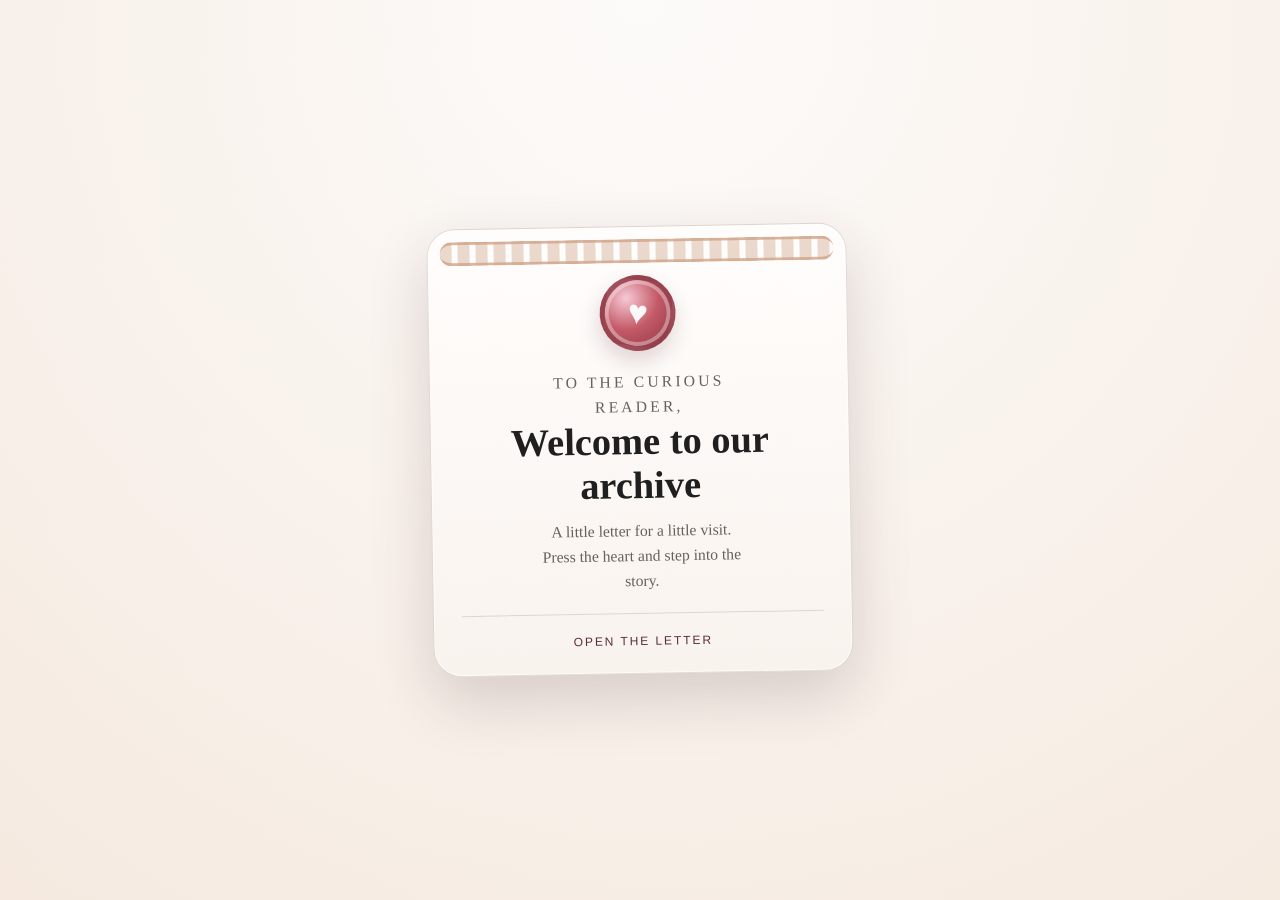
<file: index.html>
<!doctype html>
<html>
  <head>
    <meta charset="utf-8" />
    <meta name="viewport" content="width=device-width,initial-scale=1" />
    <title>Archive Of Our Own --- RT6 LIFELABS</title>
    <link rel="icon" type="image/svg+xml" href="favicon.svg" />
    <link rel="stylesheet" href="style.css" />
  </head>
  <body>
    <div class="entry-screen" id="entryScreen" aria-live="polite">
      <div class="letter-card" id="letterCard" role="button" tabindex="0" aria-label="Open the archive">
        <div class="letter-frills" aria-hidden="true"></div>
        <div class="letter-topline">
          <span class="stamp" aria-hidden="true">♥</span>
        </div>
        <div class="letter-body">
          <p class="letter-to">To the curious reader,</p>
          <h2>Welcome to our archive</h2>
          <p>
            A little letter for a little visit. Press the heart and step into the story.
          </p>
        </div>
        <div class="letter-footer">Open the letter</div>
      </div>
    </div>

    <div class="loader-screen" id="loaderScreen" aria-live="polite">
      <div class="loader-content">
        <div class="loader-spinner"></div>
        <p>Loading archive...</p>
      </div>
    </div>
    <header>
      <div class="top">
        <a class="logo" href="index.html"
          >Archive <span>Of Our Own</span></a
        >
        <nav>
          <a href="index.html">Home</a><a href="focus.html">Focus Problem</a
          ><a href="category.html">Content Category</a
          ><a href="audience.html">Target Audience</a
          ><a href="about.html">About</a>
        </nav>
      </div>
      <form id="searchForm" class="search">
        <input
          id="search"
          placeholder="Search the archive…"
          aria-label="Search"
        /><button>Search</button>
      </form>
    </header>
    <div class="wrap">
      <div class="notice">
        <strong>⊹₊˚‧︵‿₊⊱·✶·⊰₊‿︵‧˚₊⊹⊹₊˚‧︵‿₊⊱·✶·⊰₊‿︵‧˚₊⊹⊹₊˚‧︵‿₊⊱·✶·⊰₊‿︵‧˚₊⊹⊹₊˚‧︵‿₊⊱·✶·⊰₊‿︵‧˚₊⊹⊹₊˚‧︵‿₊⊱·✶·⊰₊‿︵‧˚₊⊹⊹₊˚‧︵‿₊⊱·✶·⊰₊‿︵‧˚₊⊹⊹₊˚‧︵‿₊⊱·✶·⊰₊‿︵‧˚₊⊹</strong>
      </div>
      <h1>Archive Of Our Own</h1>
      <p class="sub">
        Our final website about our focus problem, inspired by AO3 :3
      </p>
      <div class="cardgrid">
        <a class="card" href="focus.html"
          ><h2>Focus Problem & Relevance</h2>
          <p>
            - This page addresses the focus problem and its relevance to our project, providing context for the content we explore.
          </p></a
        ><a class="card" href="category.html"
          ><h2>YouTube Content Categories</h2>
          <p>- This page discusses the different categories of content that can be created for YouTube and their unique characteristics.</p></a
        ><a class="card" href="audience.html"
          ><h2>Target Audiences</h2>
          <p>
            - This page explores the demographic and psychographic characteristics of the target audiences for our YouTube content, helping us understand who we are creating for.
          </p></a
        >
      </div>
    </div>
    <footer>
      LIFELABS RT6 · TERM ONE - IPBA
    </footer>
    <script>
      const loader = document.getElementById("loaderScreen");
      const entryScreen = document.getElementById("entryScreen");
      const letterCard = document.getElementById("letterCard");

      const showLoader = () => {
        if (!loader) return;
        loader.classList.remove("hidden");
      };
      const hideLoader = () => {
        if (!loader) return;
        loader.classList.add("hidden");
      };

      const openArchive = () => {
        if (!entryScreen || !letterCard) return;
        entryScreen.remove();
        window.location.hash = "home";
      };

      if (entryScreen && letterCard) {
        letterCard.addEventListener("click", openArchive);
        letterCard.addEventListener("keydown", (event) => {
          if (event.key === "Enter" || event.key === " ") {
            event.preventDefault();
            openArchive();
          }
        });
      }

      window.addEventListener("load", () => {
        setTimeout(hideLoader, 250);
      });

      document.querySelectorAll("a[href]").forEach((link) => {
        const href = link.getAttribute("href") || "";
        if (!href || href.startsWith("#") || href.startsWith("mailto:") || href.startsWith("tel:")) {
          return;
        }
        if (href.startsWith("http://") || href.startsWith("https://")) {
          if (!href.startsWith(window.location.origin)) {
            return;
          }
        }
        link.addEventListener("click", showLoader);
      });

      document.querySelectorAll("form").forEach((form) => {
        form.addEventListener("submit", showLoader);
      });
    </script>
  </body>
</html>
</file>
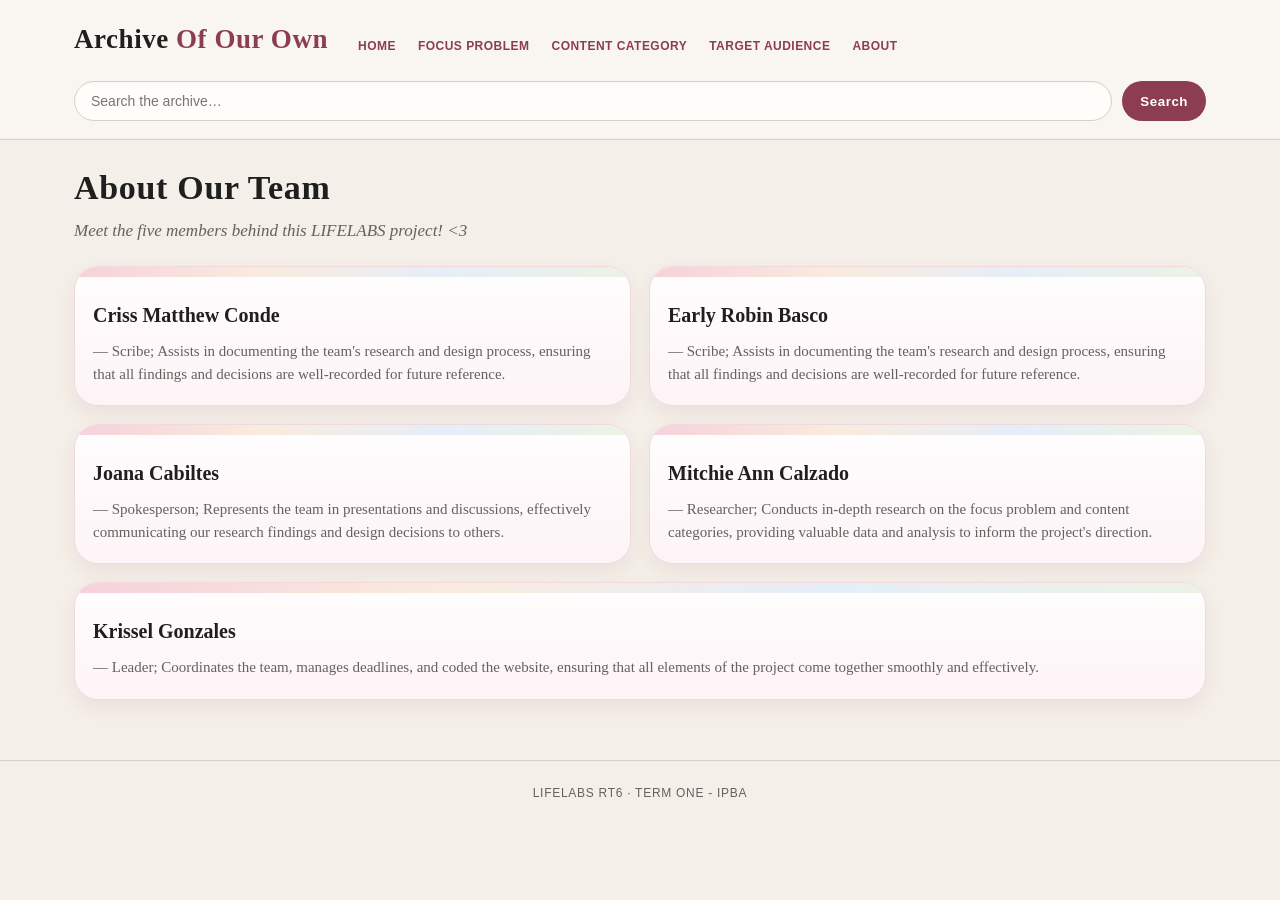
<file: about.html>
<!doctype html>
<html>
  <head>
    <meta charset="utf-8" />
    <meta name="viewport" content="width=device-width,initial-scale=1" />
    <title>About — Archive Of Our Own</title>
    <link rel="icon" type="image/svg+xml" href="favicon.svg" />
    <link rel="stylesheet" href="style.css" />
  </head>
  <body>
    <div class="loader-screen" id="loaderScreen" aria-live="polite">
      <div class="loader-content">
        <div class="loader-spinner"></div>
        <p>Loading archive...</p>
      </div>
    </div>
    <header>
      <div class="top">
        <a class="logo" href="index.html">Archive <span>Of Our Own</span></a>
        <nav>
          <a href="index.html">Home</a><a href="focus.html">Focus Problem</a
          ><a href="category.html">Content Category</a
          ><a href="audience.html">Target Audience</a
          ><a href="about.html">About</a>
        </nav>
      </div>
      <form id="searchForm" class="search">
        <input
          id="search"
          placeholder="Search the archive…"
          aria-label="Search"
        /><button>Search</button>
      </form>
    </header>

    <div class="wrap">
      <h1>About Our Team</h1>
      <p class="sub">
        Meet the five members behind this LIFELABS project! <3
      </p>

      <div class="cardgrid" style="grid-template-columns: repeat(2, minmax(0, 1fr));">
        <a href="hhttps://web.facebook.com/criss.matthew.conde.2024" class="card-link">
          <article class="card">
            <h2>Criss Matthew Conde</h2>
            <p>
              — Scribe; Assists in documenting the team's research and design process, ensuring that all findings and decisions are well-recorded for future reference.
            </p>
          </article>
        </a>
        <a href="https://web.facebook.com/earlyrobin.basco" class="card-link">
          <article class="card">
            <h2>Early Robin Basco</h2>
            <p>
              — Scribe; Assists in documenting the team's research and design process, ensuring that all findings and decisions are well-recorded for future reference.
            </p>
          </article>
        </a>
        <a href="https://web.facebook.com/cabiltesjo09#" class="card-link">
          <article class="card">
            <h2>Joana Cabiltes</h2>
            <p>
              — Spokesperson; Represents the team in presentations and discussions, effectively communicating our research findings and design decisions to others.
            </p>
          </article>
        </a>
        <a href="https://web.facebook.com/profile.php?id=61594141092919#" class="card-link">
          <article class="card">
            <h2>Mitchie Ann Calzado</h2>
            <p>
              — Researcher; Conducts in-depth research on the focus problem and content categories, providing valuable data and analysis to inform the project's direction.
            </p>
          </article>
        </a>
        <a href="https://web.facebook.com/krissel.gonzales" class="card-link" style="grid-column: 1 / -1;">
          <article class="card">
            <h2>Krissel Gonzales</h2>
            <p>
              — Leader; Coordinates the team, manages deadlines, and coded the website, ensuring that all elements of the project come together smoothly and effectively.
            </p>
          </article>
        </a>
      </div>
    </div>

    <footer>
      LIFELABS RT6 · TERM ONE - IPBA
    </footer>
    <script>
      const loader = document.getElementById("loaderScreen");
      const showLoader = () => {
        if (!loader) return;
        loader.classList.remove("hidden");
      };
      const hideLoader = () => {
        if (!loader) return;
        loader.classList.add("hidden");
      };

      window.addEventListener("load", () => {
        setTimeout(hideLoader, 250);
      });

      document.querySelectorAll("a[href]").forEach((link) => {
        const href = link.getAttribute("href") || "";
        if (!href || href.startsWith("#") || href.startsWith("mailto:") || href.startsWith("tel:")) {
          return;
        }
        if (href.startsWith("http://") || href.startsWith("https://")) {
          if (!href.startsWith(window.location.origin)) {
            return;
          }
        }
        link.addEventListener("click", showLoader);
      });

      document.querySelectorAll("form").forEach((form) => {
        form.addEventListener("submit", showLoader);
      });
    </script>
  </body>
</html>
</file>
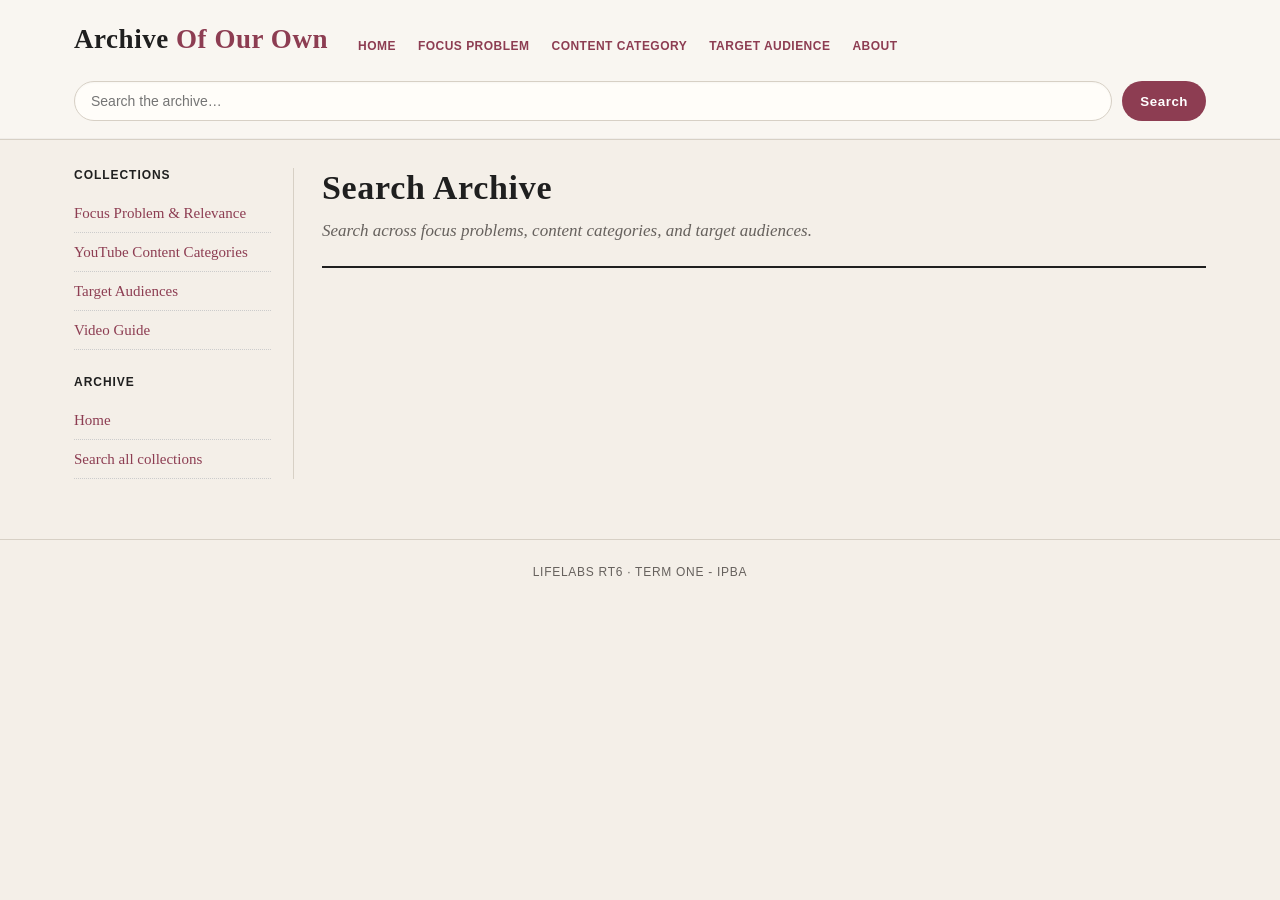
<file: all.html>
<!doctype html>
<html>
  <head>
    <meta charset="utf-8" />
    <meta name="viewport" content="width=device-width,initial-scale=1" />
    <title>Archive Of Our Own --- RT6 LIFELABS</title>
    <link rel="icon" type="image/svg+xml" href="favicon.svg" />
    <link rel="stylesheet" href="style.css" />
  </head>
  <body>
    <div class="loader-screen" id="loaderScreen" aria-live="polite">
      <div class="loader-content">
        <div class="loader-spinner"></div>
        <p>Loading archive...</p>
      </div>
    </div>
    <header>
      <div class="top">
        <a class="logo" href="index.html"
          >Archive <span>Of Our Own</span></a
        >
        <nav>
          <a href="index.html">Home</a><a href="focus.html">Focus Problem</a
          ><a href="category.html">Content Category</a
          ><a href="audience.html">Target Audience</a
          ><a href="about.html">About</a>
        </nav>
      </div>
      <form id="searchForm" class="search">
        <input
          id="search"
          placeholder="Search the archive…"
          aria-label="Search"
        /><button>Search</button>
      </form>
    </header>
    <div class="wrap">
      <div class="layout">
        <aside class="sidebar">
          <h3>Collections</h3>
          <a href="focus.html">Focus Problem & Relevance</a
          ><a href="category.html">YouTube Content Categories</a
          ><a href="audience.html">Target Audiences</a
          ><a href="?type=video">Video Guide</a>
          <h3 style="margin-top: 25px">Archive</h3>
          <a href="index.html">Home</a
          ><a href="all.html">Search all collections</a>
        </aside>
        <main>
          <h1>Search Archive</h1>
          <p class="sub">
            Search across focus problems, content categories, and target
            audiences.
          </p>
          <div id="results" class="list"></div>
        </main>
      </div>
    </div>
    <footer>
      LIFELABS RT6 · TERM ONE - IPBA
    </footer>
    <script>
      const loader = document.getElementById("loaderScreen");
      const showLoader = () => {
        if (!loader) return;
        loader.classList.remove("hidden");
      };
      const hideLoader = () => {
        if (!loader) return;
        loader.classList.add("hidden");
      };

      window.addEventListener("load", () => {
        setTimeout(hideLoader, 250);
      });

      document.querySelectorAll("a[href]").forEach((link) => {
        const href = link.getAttribute("href") || "";
        if (!href || href.startsWith("#") || href.startsWith("mailto:") || href.startsWith("tel:")) {
          return;
        }
        if (href.startsWith("http://") || href.startsWith("https://")) {
          if (!href.startsWith(window.location.origin)) {
            return;
          }
        }
        link.addEventListener("click", showLoader);
      });

      document.querySelectorAll("form").forEach((form) => {
        form.addEventListener("submit", showLoader);
      });
    </script>
    <script>
      const DATA = {
        focus: [
          ("Study procrastination",
          "A student-focused video collection exploring why learners delay important tasks and what practical interventions can help.",
          ["students", "productivity", "procrastination"]),
          ("Information overload",
          "Videos about navigating too much information online, including filtering, note-taking, and focused research.",
          ["research", "digital-life", "study-skills"]),
          ("Presentation anxiety",
          "Content examining the challenge of speaking in front of classmates and strategies for preparation and delivery.",
          ["public-speaking", "students", "confidence"]),
        ],
        category: [
          ("Educational explainer",
          "A structured format that breaks a complicated issue into accessible concepts, examples, and practical takeaways.",
          ["education", "explainer", "how-to"]),
          ("Video essay",
          "A longer-form format suited to analysis, context, storytelling, and connecting multiple ideas around one problem.",
          ["video-essay", "analysis", "storytelling"]),
          ("Interview / discussion",
          "A conversational format that can surface different experiences and perspectives while keeping the topic approachable.",
          ["interview", "discussion", "perspectives"]),
        ],
        audience: [
          ("Senior high school students",
          "Learners preparing for academic work who want concise, relatable guidance and examples they can apply immediately.",
          ["students", "16-18", "school"]),
          ("College students",
          "Young adults balancing coursework, projects, research, and digital distractions who value practical, realistic advice.",
          ["students", "college", "18-24"]),
          ("Student creators",
          "Beginning creators who want to turn school or social issues into useful YouTube content without losing audience relevance.",
          ["creators", "students", "youtube"]),
        ],
        video: [
          (
            "How to Use the Archive Video",
            "placeholder sa video guide", 
            ["video", "how to use", "avisala", "stanloona"],
            ""
          ),
        ],
      };
      const TYPES = {
        focus: "Focus Problems",
        category: "YouTube Content Categories",
        audience: "Target Audiences",
        video: "Video Guide",
      };
      function esc(s) {
        return s.replace(
          /[&<>"']/g,
          (c) =>
            ({
              "&": "&amp;",
              "<": "&lt;",
              ">": "&gt;",
              '"': "&quot;",
              "'": "&#039;",
            })[c],
        );
      }
      function render(type, q = "") {
        const box = document.querySelector("#results");
        const query = q.trim().toLowerCase();
        let rows = DATA[type].filter(
          (x) =>
            !query ||
            (x[0] + " " + x[1] + " " + x[2].join(" "))
              .toLowerCase()
              .includes(query),
        );
        if (!rows.length) {
          box.innerHTML =
            '<div class="empty">No matching entries found. Try another keyword.</div>';
          return;
        }
        box.innerHTML = rows
          .map((x) => {
            const videoBlock =
              type === "video"
                ? x[3]
                  ? `<div class="reference" style="margin-top: 14px;"><video controls src="${esc(x[3])}" style="width: 100%; display: block;" preload="metadata"></video></div>`
                  : `<div class="empty" style="margin-top: 14px;">Add your video URL here.</div>`
                : "";
            return `<article class="item"><h2><a href="?type=${type}&entry=${encodeURIComponent(x[0])}">${esc(x[0])}</a></h2><div class="meta">${TYPES[type]} · archived entry</div><p>${esc(x[1])}</p><div class="tags">${x[2].map((t) => `<a class="tag" href="?type=${type}&q=${encodeURIComponent(t)}">${esc(t)}</a>`).join("")}</div>${videoBlock}</article>`;
          })
          .join("");
      }
      function globalSearch(q) {
        const out = [];
        for (const type of Object.keys(DATA))
          DATA[type].forEach((x) => {
            if (
              (x[0] + " " + x[1] + " " + x[2].join(" "))
                .toLowerCase()
                .includes(q.toLowerCase())
            )
              out.push([type, x]);
          });
        const box = document.querySelector("#results");
        if (!out.length) {
          box.innerHTML =
            '<div class="empty">No archived entries matched your search.</div>';
          return;
        }
        box.innerHTML = out
          .map(
            ([type, x]) =>
              `<article class="item"><h2><a href="?type=${type}&entry=${encodeURIComponent(x[0])}">${esc(x[0])}</a></h2><div class="meta">${esc(TYPES[type])}</div><p>${esc(x[1])}</p><div class="tags">${x[2].map((t) => `<span class="tag">${esc(t)}</span>`).join("")}</div></article>`,
          )
          .join("");
      }
      document.querySelector("#searchForm").addEventListener("submit", (e) => {
        e.preventDefault();
        const q = document.querySelector("#search").value;
        if (q) globalSearch(q);
      });
    </script>
    <script>
      const params = new URLSearchParams(location.search);
      const type = params.get("type") || "focus";
      const entry = params.get("entry");
      const q = params.get("q") || "";
      if (entry) {
        const item = DATA[type].find((x) => x[0] === entry);
        if (item) {
          const videoBlock =
            type === "video"
              ? item[3]
                ? `<div class="reference" style="margin-top: 14px;"><video controls src="${esc(item[3])}" style="width: 100%; display: block;" preload="metadata"></video></div>`
                : `<div class="empty" style="margin-top: 14px;">Add your video URL here.</div>`
              : "";
          document.querySelector("#results").innerHTML = `<article class="item"><h2>${esc(item[0])}</h2><div class="meta">${esc(TYPES[type])} · archived entry</div><p>${esc(item[1])}</p><div class="tags">${item[2].map((t) => `<span class="tag">${esc(t)}</span>`).join("")}</div>${videoBlock}</article>`;
        } else {
          document.querySelector("#results").innerHTML = '<div class="empty">Entry not found.</div>';
        }
      } else if (q) render(type, q);
      else render(type);
    </script>
  </body>
</html>
</file>
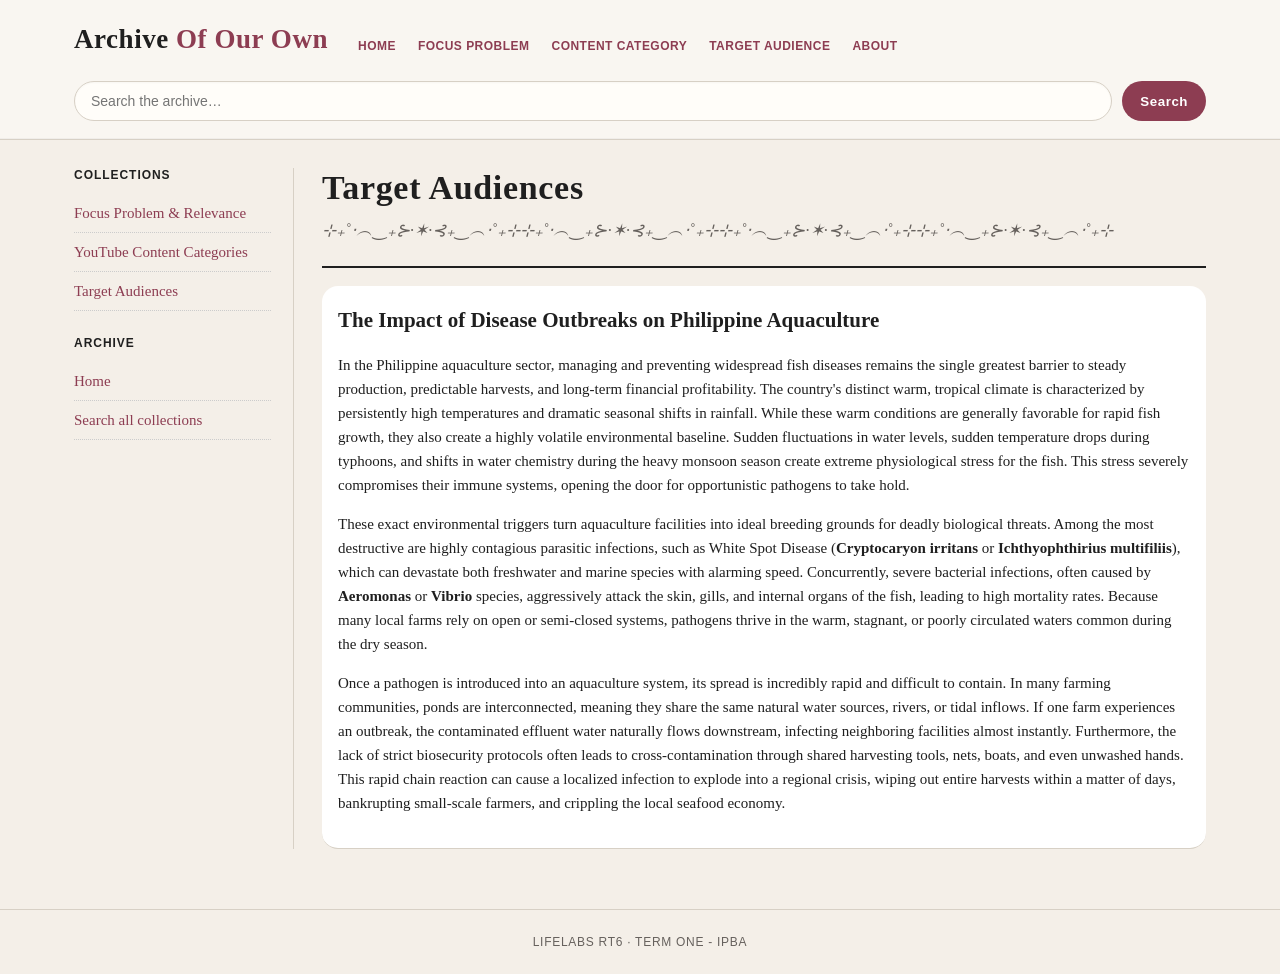
<file: audience.html>
<!doctype html>
<html>
  <head>
    <meta charset="utf-8" />
    <meta name="viewport" content="width=device-width,initial-scale=1" />
    <title>Archive Of Our Own --- RT6 LIFELABS</title>
    <link rel="icon" type="image/svg+xml" href="favicon.svg" />
    <link rel="stylesheet" href="style.css" />
  </head>
  <body>
    <div class="loader-screen" id="loaderScreen" aria-live="polite">
      <div class="loader-content">
        <div class="loader-spinner"></div>
        <p>Loading archive...</p>
      </div>
    </div>
    <header>
      <div class="top">
        <a class="logo" href="index.html"
          >Archive <span>Of Our Own</span></a
        >
        <nav>
          <a href="index.html">Home</a><a href="focus.html">Focus Problem</a
          ><a href="category.html">Content Category</a
          ><a href="audience.html">Target Audience</a
          ><a href="about.html">About</a>
        </nav>
      </div>
      <form id="searchForm" class="search">
        <input
          id="search"
          placeholder="Search the archive…"
          aria-label="Search"
        /><button>Search</button>
      </form>
    </header>
    <div class="wrap">
      <div class="layout">
        <aside class="sidebar">
          <h3>Collections</h3>
          <a href="focus.html">Focus Problem & Relevance</a
          ><a href="category.html">YouTube Content Categories</a
          ><a href="audience.html">Target Audiences</a>
          <h3 style="margin-top: 25px">Archive</h3>
          <a href="index.html">Home</a
          ><a href="all.html">Search all collections</a>
        </aside>
        <main>
          <h1>Target Audiences</h1>
          <p class="sub">
            ⊹₊˚‧︵‿₊⊱·✶·⊰₊‿︵‧˚₊⊹⊹₊˚‧︵‿₊⊱·✶·⊰₊‿︵‧˚₊⊹⊹₊˚‧︵‿₊⊱·✶·⊰₊‿︵‧˚₊⊹⊹₊˚‧︵‿₊⊱·✶·⊰₊‿︵‧˚₊⊹
          </p>
          <div id="results" class="list"></div>
          <article class="item" style="margin-top: 18px;">
            <h2><strong>The Impact of Disease Outbreaks on Philippine Aquaculture</strong></h2>
            <p>
              In the Philippine aquaculture sector, managing and preventing widespread
              fish diseases remains the single greatest barrier to steady production,
              predictable harvests, and long-term financial profitability. The country's
              distinct warm, tropical climate is characterized by persistently high
              temperatures and dramatic seasonal shifts in rainfall. While these warm
              conditions are generally favorable for rapid fish growth, they also create
              a highly volatile environmental baseline. Sudden fluctuations in water
              levels, sudden temperature drops during typhoons, and shifts in water
              chemistry during the heavy monsoon season create extreme physiological
              stress for the fish. This stress severely compromises their immune systems,
              opening the door for opportunistic pathogens to take hold.
            </p>
            <p>
              These exact environmental triggers turn aquaculture facilities into ideal
              breeding grounds for deadly biological threats. Among the most destructive
              are highly contagious parasitic infections, such as White Spot Disease
              (<strong>Cryptocaryon irritans</strong> or
              <strong>Ichthyophthirius multifiliis</strong>), which can devastate both
              freshwater and marine species with alarming speed. Concurrently, severe
              bacterial infections, often caused by <strong>Aeromonas</strong> or
              <strong>Vibrio</strong> species, aggressively attack the skin, gills, and
              internal organs of the fish, leading to high mortality rates. Because many
              local farms rely on open or semi-closed systems, pathogens thrive in the
              warm, stagnant, or poorly circulated waters common during the dry season.
            </p>
            <p>
              Once a pathogen is introduced into an aquaculture system, its spread is
              incredibly rapid and difficult to contain. In many farming communities,
              ponds are interconnected, meaning they share the same natural water sources,
              rivers, or tidal inflows. If one farm experiences an outbreak, the
              contaminated effluent water naturally flows downstream, infecting
              neighboring facilities almost instantly. Furthermore, the lack of strict
              biosecurity protocols often leads to cross-contamination through shared
              harvesting tools, nets, boats, and even unwashed hands. This rapid chain
              reaction can cause a localized infection to explode into a regional crisis,
              wiping out entire harvests within a matter of days, bankrupting small-scale
              farmers, and crippling the local seafood economy.
            </p>
          </article>
        </main>
      </div>
    </div>
    <footer>
      LIFELABS RT6 · TERM ONE - IPBA
    </footer>
    <script>
      const loader = document.getElementById("loaderScreen");
      const showLoader = () => {
        if (!loader) return;
        loader.classList.remove("hidden");
      };
      const hideLoader = () => {
        if (!loader) return;
        loader.classList.add("hidden");
      };

      window.addEventListener("load", () => {
        setTimeout(hideLoader, 250);
      });

      document.querySelectorAll("a[href]").forEach((link) => {
        const href = link.getAttribute("href") || "";
        if (!href || href.startsWith("#") || href.startsWith("mailto:") || href.startsWith("tel:")) {
          return;
        }
        if (href.startsWith("http://") || href.startsWith("https://")) {
          if (!href.startsWith(window.location.origin)) {
            return;
          }
        }
        link.addEventListener("click", showLoader);
      });

      document.querySelectorAll("form").forEach((form) => {
        form.addEventListener("submit", showLoader);
      });
    </script>
    <script>
      const DATA = {
        focus: [
          ("Study procrastination",
          "A student-focused video collection exploring why learners delay important tasks and what practical interventions can help.",
          ["students", "productivity", "procrastination"]),
          ("Information overload",
          "Videos about navigating too much information online, including filtering, note-taking, and focused research.",
          ["research", "digital-life", "study-skills"]),
          ("Presentation anxiety",
          "Content examining the challenge of speaking in front of classmates and strategies for preparation and delivery.",
          ["public-speaking", "students", "confidence"]),
        ],
        category: [
          ("Educational explainer",
          "A structured format that breaks a complicated issue into accessible concepts, examples, and practical takeaways.",
          ["education", "explainer", "how-to"]),
          ("Video essay",
          "A longer-form format suited to analysis, context, storytelling, and connecting multiple ideas around one problem.",
          ["video-essay", "analysis", "storytelling"]),
          ("Interview / discussion",
          "A conversational format that can surface different experiences and perspectives while keeping the topic approachable.",
          ["interview", "discussion", "perspectives"]),
        ],
        audience: [
          ("Senior high school students",
          "Learners preparing for academic work who want concise, relatable guidance and examples they can apply immediately.",
          ["students", "16-18", "school"]),
          ("College students",
          "Young adults balancing coursework, projects, research, and digital distractions who value practical, realistic advice.",
          ["students", "college", "18-24"]),
          ("Student creators",
          "Beginning creators who want to turn school or social issues into useful YouTube content without losing audience relevance.",
          ["creators", "students", "youtube"]),
        ],
      };
      const TYPES = {
        focus: "Focus Problems",
        category: "YouTube Content Categories",
        audience: "Target Audiences",
      };
      function esc(s) {
        return s.replace(
          /[&<>"']/g,
          (c) =>
            ({
              "&": "&amp;",
              "<": "&lt;",
              ">": "&gt;",
              '"': "&quot;",
              "'": "&#039;",
            })[c],
        );
      }
      function render(type, q = "") {
        const box = document.querySelector("#results");
        const query = q.trim().toLowerCase();
        let rows = DATA[type].filter(
          (x) =>
            !query ||
            (x[0] + " " + x[1] + " " + x[2].join(" "))
              .toLowerCase()
              .includes(query),
        );
        if (!rows.length) {
          box.innerHTML =
            '<div class="empty">No matching entries found. Try another keyword.</div>';
          return;
        }
        box.innerHTML = rows
          .map(
            (x) =>
              `<article class="item"><h2><a href="?type=${type}&entry=${encodeURIComponent(x[0])}">${esc(x[0])}</a></h2><div class="meta">${TYPES[type]} · archived entry</div><p>${esc(x[1])}</p><div class="tags">${x[2].map((t) => `<a class="tag" href="?type=${type}&q=${encodeURIComponent(t)}">${esc(t)}</a>`).join("")}</div></article>`,
          )
          .join("");
      }
      function globalSearch(q) {
        const out = [];
        for (const type of Object.keys(DATA))
          DATA[type].forEach((x) => {
            if (
              (x[0] + " " + x[1] + " " + x[2].join(" "))
                .toLowerCase()
                .includes(q.toLowerCase())
            )
              out.push([type, x]);
          });
        const box = document.querySelector("#results");
        if (!out.length) {
          box.innerHTML =
            '<div class="empty">No archived entries matched your search.</div>';
          return;
        }
        box.innerHTML = out
          .map(
            ([type, x]) =>
              `<article class="item"><h2><a href="?type=${type}&entry=${encodeURIComponent(x[0])}">${esc(x[0])}</a></h2><div class="meta">${esc(TYPES[type])}</div><p>${esc(x[1])}</p><div class="tags">${x[2].map((t) => `<span class="tag">${esc(t)}</span>`).join("")}</div></article>`,
          )
          .join("");
      }
      document.querySelector("#searchForm").addEventListener("submit", (e) => {
        e.preventDefault();
        const q = document.querySelector("#search").value;
        if (q) globalSearch(q);
      });
    </script>
    <script>
      const params = new URLSearchParams(location.search);
      const type = params.get("type") || "audience";
      const entry = params.get("entry");
      const q = params.get("q") || "";
      if (entry) {
        const item = DATA[type].find((x) => x[0] === entry);
        document.querySelector("#results").innerHTML = item
          ? `<article class="item"><h2>${esc(item[0])}</h2><div class="meta">${esc(TYPES[type])} · archived entry</div><p>${esc(item[1])}</p><div class="tags">${item[2].map((t) => `<span class="tag">${esc(t)}</span>`).join("")}</div></article>`
          : '<div class="empty">Entry not found.</div>';
      } else if (q) render(type, q);
      else render(type);
    </script>
  </body>
</html>
</file>
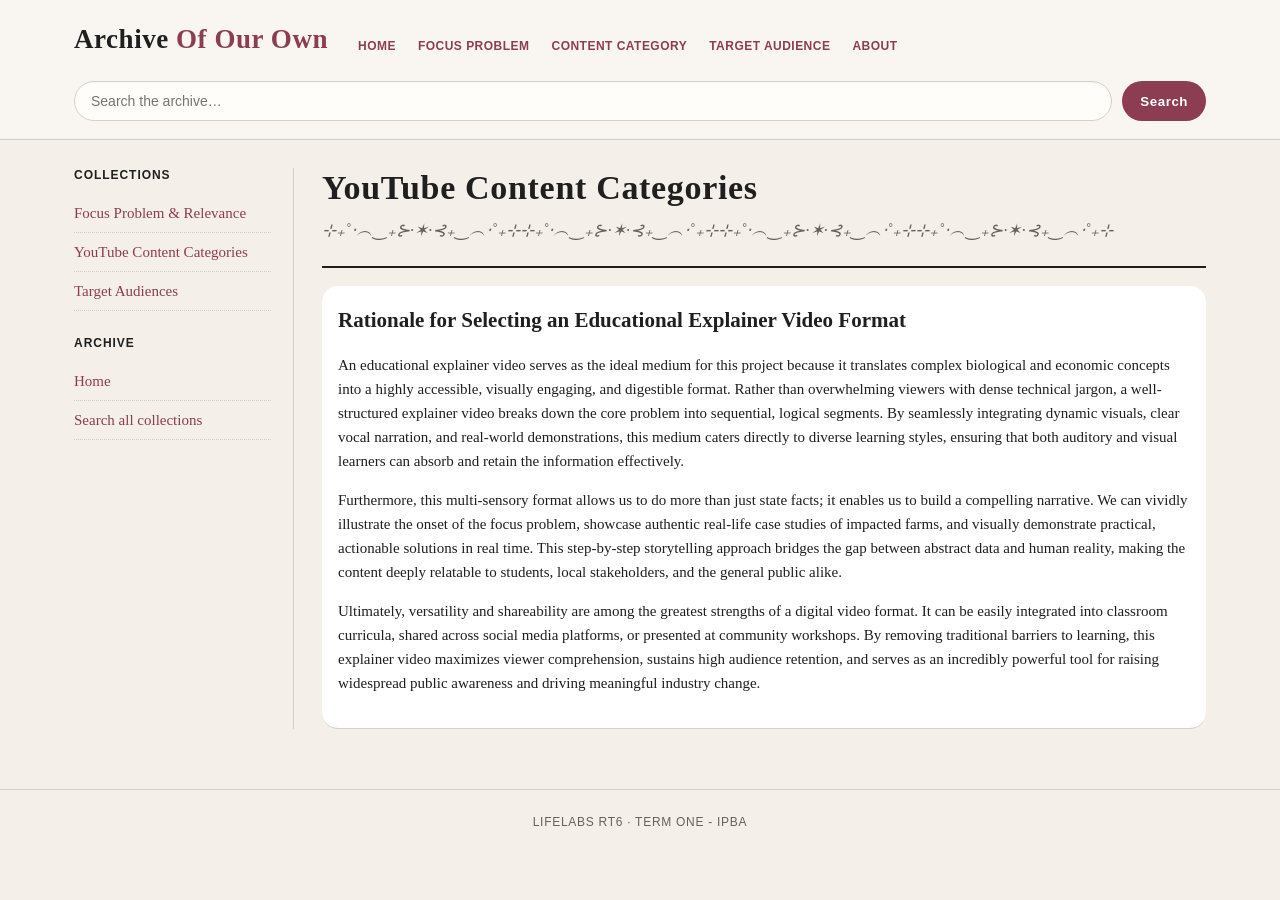
<file: category.html>
<!doctype html>
<html>
  <head>
    <meta charset="utf-8" />
    <meta name="viewport" content="width=device-width,initial-scale=1" />
    <title>Archive Of Our Own --- RT6 LIFELABS</title>
    <link rel="icon" type="image/svg+xml" href="favicon.svg" />
    <link rel="stylesheet" href="style.css" />
  </head>
  <body>
    <div class="loader-screen" id="loaderScreen" aria-live="polite">
      <div class="loader-content">
        <div class="loader-spinner"></div>
        <p>Loading archive...</p>
      </div>
    </div>
    <header>
      <div class="top">
        <a class="logo" href="index.html"
          >Archive <span>Of Our Own</span></a
        >
        <nav>
          <a href="index.html">Home</a><a href="focus.html">Focus Problem</a
          ><a href="category.html">Content Category</a
          ><a href="audience.html">Target Audience</a
          ><a href="about.html">About</a>
        </nav>
      </div>
      <form id="searchForm" class="search">
        <input
          id="search"
          placeholder="Search the archive…"
          aria-label="Search"
        /><button>Search</button>
      </form>
    </header>
    <div class="wrap">
      <div class="layout">
        <aside class="sidebar">
          <h3>Collections</h3>
          <a href="focus.html">Focus Problem & Relevance</a
          ><a href="category.html">YouTube Content Categories</a
          ><a href="audience.html">Target Audiences</a>
          <h3 style="margin-top: 25px">Archive</h3>
          <a href="index.html">Home</a
          ><a href="all.html">Search all collections</a>
        </aside>
        <main>
          <h1>YouTube Content Categories</h1>
          <p class="sub">
            ⊹₊˚‧︵‿₊⊱·✶·⊰₊‿︵‧˚₊⊹⊹₊˚‧︵‿₊⊱·✶·⊰₊‿︵‧˚₊⊹⊹₊˚‧︵‿₊⊱·✶·⊰₊‿︵‧˚₊⊹⊹₊˚‧︵‿₊⊱·✶·⊰₊‿︵‧˚₊⊹
          </p>
          <div id="results" class="list"></div>
          <article class="item" style="margin-top: 18px;">
            <h2><strong>Rationale for Selecting an Educational Explainer Video Format</strong></h2>
            <p>
              An educational explainer video serves as the ideal medium for this project
              because it translates complex biological and economic concepts into a highly
              accessible, visually engaging, and digestible format. Rather than overwhelming
              viewers with dense technical jargon, a well-structured explainer video breaks
              down the core problem into sequential, logical segments. By seamlessly
              integrating dynamic visuals, clear vocal narration, and real-world
              demonstrations, this medium caters directly to diverse learning styles,
              ensuring that both auditory and visual learners can absorb and retain the
              information effectively.
            </p>
            <p>
              Furthermore, this multi-sensory format allows us to do more than just state
              facts; it enables us to build a compelling narrative. We can vividly
              illustrate the onset of the focus problem, showcase authentic real-life case
              studies of impacted farms, and visually demonstrate practical, actionable
              solutions in real time. This step-by-step storytelling approach bridges the
              gap between abstract data and human reality, making the content deeply
              relatable to students, local stakeholders, and the general public alike.
            </p>
            <p>
              Ultimately, versatility and shareability are among the greatest strengths of
              a digital video format. It can be easily integrated into classroom curricula,
              shared across social media platforms, or presented at community workshops.
              By removing traditional barriers to learning, this explainer video maximizes
              viewer comprehension, sustains high audience retention, and serves as an
              incredibly powerful tool for raising widespread public awareness and driving
              meaningful industry change.
            </p>
          </article>
        </main>
      </div>
    </div>
    <footer>
      LIFELABS RT6 · TERM ONE - IPBA
    </footer>
    <script>
      const loader = document.getElementById("loaderScreen");
      const showLoader = () => {
        if (!loader) return;
        loader.classList.remove("hidden");
      };
      const hideLoader = () => {
        if (!loader) return;
        loader.classList.add("hidden");
      };

      window.addEventListener("load", () => {
        setTimeout(hideLoader, 250);
      });

      document.querySelectorAll("a[href]").forEach((link) => {
        const href = link.getAttribute("href") || "";
        if (!href || href.startsWith("#") || href.startsWith("mailto:") || href.startsWith("tel:")) {
          return;
        }
        if (href.startsWith("http://") || href.startsWith("https://")) {
          if (!href.startsWith(window.location.origin)) {
            return;
          }
        }
        link.addEventListener("click", showLoader);
      });

      document.querySelectorAll("form").forEach((form) => {
        form.addEventListener("submit", showLoader);
      });
    </script>
    <script>
      const DATA = {
        focus: [
          ("Study procrastination",
          "A student-focused video collection exploring why learners delay important tasks and what practical interventions can help.",
          ["students", "productivity", "procrastination"]),
          ("Information overload",
          "Videos about navigating too much information online, including filtering, note-taking, and focused research.",
          ["research", "digital-life", "study-skills"]),
          ("Presentation anxiety",
          "Content examining the challenge of speaking in front of classmates and strategies for preparation and delivery.",
          ["public-speaking", "students", "confidence"]),
        ],
        category: [
          ("Educational explainer",
          "A structured format that breaks a complicated issue into accessible concepts, examples, and practical takeaways.",
          ["education", "explainer", "how-to"]),
          ("Video essay",
          "A longer-form format suited to analysis, context, storytelling, and connecting multiple ideas around one problem.",
          ["video-essay", "analysis", "storytelling"]),
          ("Interview / discussion",
          "A conversational format that can surface different experiences and perspectives while keeping the topic approachable.",
          ["interview", "discussion", "perspectives"]),
        ],
        audience: [
          ("Senior high school students",
          "Learners preparing for academic work who want concise, relatable guidance and examples they can apply immediately.",
          ["students", "16-18", "school"]),
          ("College students",
          "Young adults balancing coursework, projects, research, and digital distractions who value practical, realistic advice.",
          ["students", "college", "18-24"]),
          ("Student creators",
          "Beginning creators who want to turn school or social issues into useful YouTube content without losing audience relevance.",
          ["creators", "students", "youtube"]),
        ],
      };
      const TYPES = {
        focus: "Focus Problems",
        category: "YouTube Content Categories",
        audience: "Target Audiences",
      };
      function esc(s) {
        return s.replace(
          /[&<>"']/g,
          (c) =>
            ({
              "&": "&amp;",
              "<": "&lt;",
              ">": "&gt;",
              '"': "&quot;",
              "'": "&#039;",
            })[c],
        );
      }
      function render(type, q = "") {
        const box = document.querySelector("#results");
        const query = q.trim().toLowerCase();
        let rows = DATA[type].filter(
          (x) =>
            !query ||
            (x[0] + " " + x[1] + " " + x[2].join(" "))
              .toLowerCase()
              .includes(query),
        );
        if (!rows.length) {
          box.innerHTML =
            '<div class="empty">No matching entries found. Try another keyword.</div>';
          return;
        }
        box.innerHTML = rows
          .map(
            (x) =>
              `<article class="item"><h2><a href="?type=${type}&entry=${encodeURIComponent(x[0])}">${esc(x[0])}</a></h2><div class="meta">${TYPES[type]} · archived entry</div><p>${esc(x[1])}</p><div class="tags">${x[2].map((t) => `<a class="tag" href="?type=${type}&q=${encodeURIComponent(t)}">${esc(t)}</a>`).join("")}</div></article>`,
          )
          .join("");
      }
      function globalSearch(q) {
        const out = [];
        for (const type of Object.keys(DATA))
          DATA[type].forEach((x) => {
            if (
              (x[0] + " " + x[1] + " " + x[2].join(" "))
                .toLowerCase()
                .includes(q.toLowerCase())
            )
              out.push([type, x]);
          });
        const box = document.querySelector("#results");
        if (!out.length) {
          box.innerHTML =
            '<div class="empty">No archived entries matched your search.</div>';
          return;
        }
        box.innerHTML = out
          .map(
            ([type, x]) =>
              `<article class="item"><h2><a href="?type=${type}&entry=${encodeURIComponent(x[0])}">${esc(x[0])}</a></h2><div class="meta">${esc(TYPES[type])}</div><p>${esc(x[1])}</p><div class="tags">${x[2].map((t) => `<span class="tag">${esc(t)}</span>`).join("")}</div></article>`,
          )
          .join("");
      }
      document.querySelector("#searchForm").addEventListener("submit", (e) => {
        e.preventDefault();
        const q = document.querySelector("#search").value;
        if (q) globalSearch(q);
      });
    </script>
    <script>
      const params = new URLSearchParams(location.search);
      const type = params.get("type") || "category";
      const entry = params.get("entry");
      const q = params.get("q") || "";
      if (entry) {
        const item = DATA[type].find((x) => x[0] === entry);
        document.querySelector("#results").innerHTML = item
          ? `<article class="item"><h2>${esc(item[0])}</h2><div class="meta">${esc(TYPES[type])} · archived entry</div><p>${esc(item[1])}</p><div class="tags">${item[2].map((t) => `<span class="tag">${esc(t)}</span>`).join("")}</div></article>`
          : '<div class="empty">Entry not found.</div>';
      } else if (q) render(type, q);
      else render(type);
    </script>
  </body>
</html>
</file>
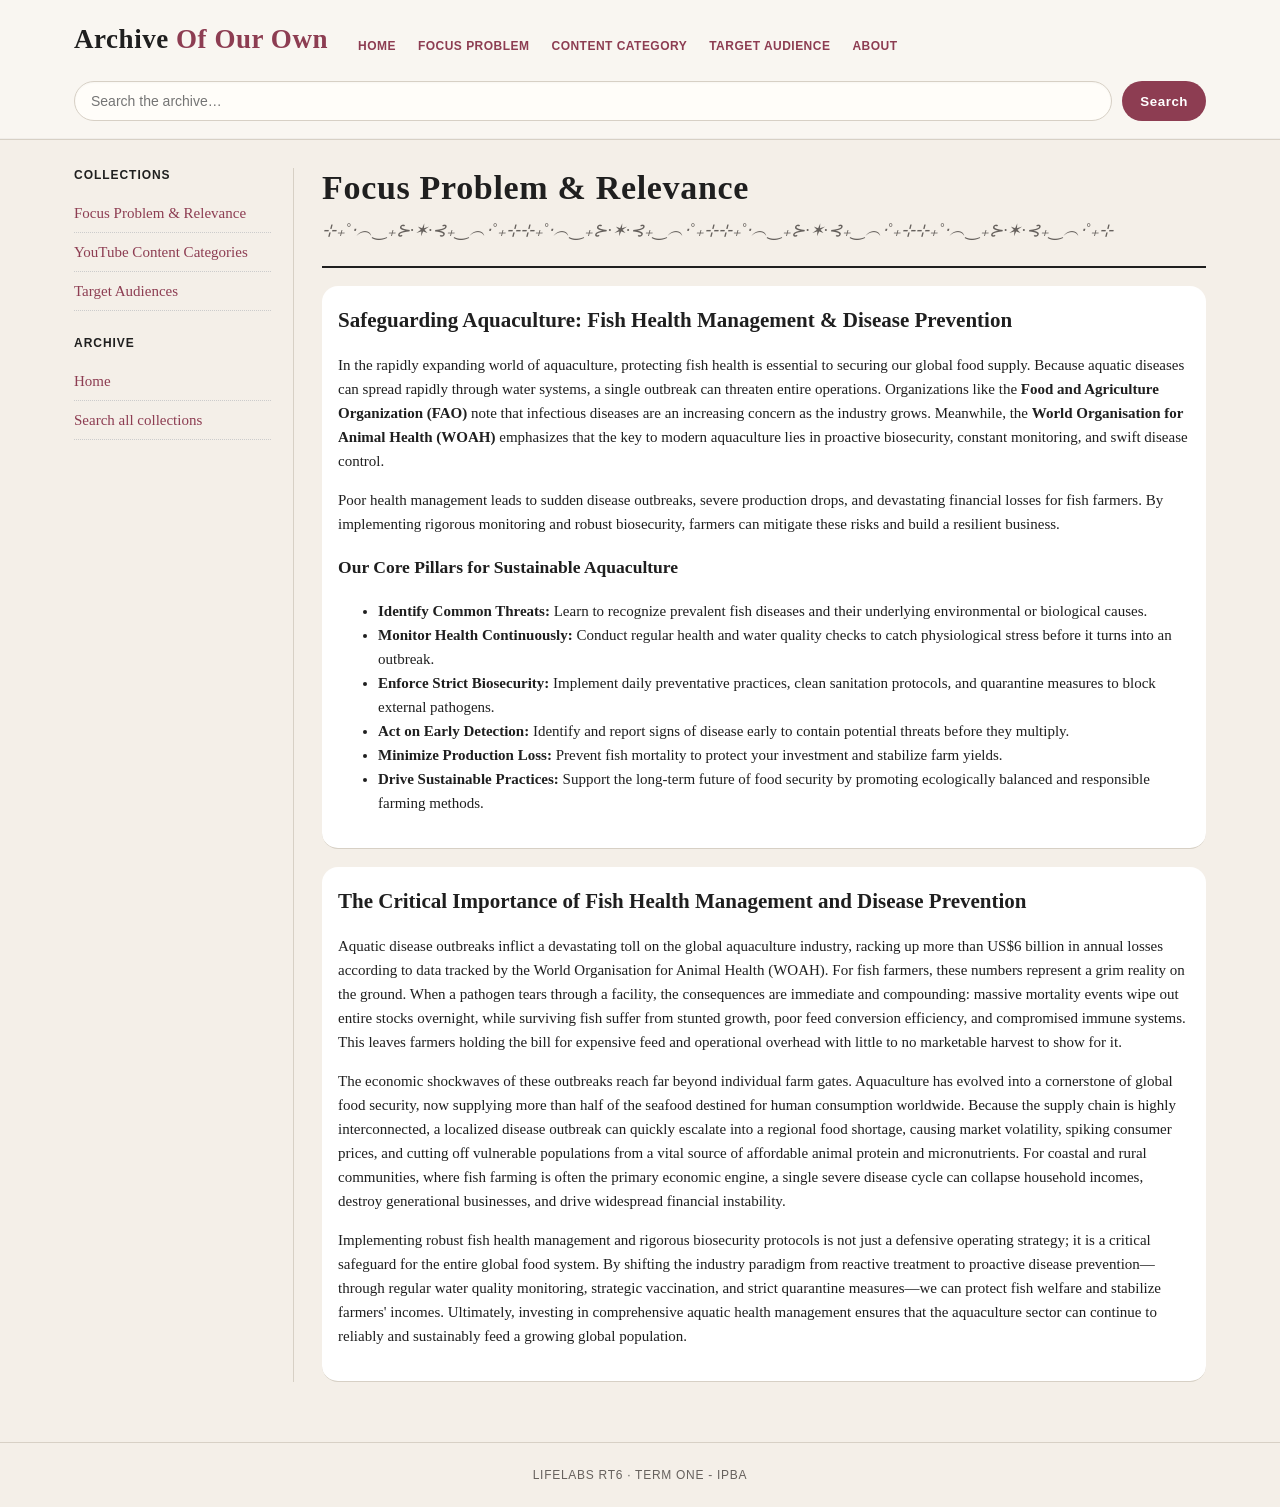
<file: focus.html>
<!doctype html>
<html>
  <head>
    <meta charset="utf-8" />
    <meta name="viewport" content="width=device-width,initial-scale=1" />
    <title>Archive Of Our Own --- RT6 LIFELABS</title>
    <link rel="icon" type="image/svg+xml" href="favicon.svg" />
    <link rel="stylesheet" href="style.css" />
  </head>
  <body>
    <div class="loader-screen" id="loaderScreen" aria-live="polite">
      <div class="loader-content">
        <div class="loader-spinner"></div>
        <p>Loading archive...</p>
      </div>
    </div>
    <header>
      <div class="top">
        <a class="logo" href="index.html"
          >Archive <span>Of Our Own</span></a
        >
        <nav>
          <a href="index.html">Home</a><a href="focus.html">Focus Problem</a
          ><a href="category.html">Content Category</a
          ><a href="audience.html">Target Audience</a
          ><a href="about.html">About</a>
        </nav>
      </div>
      <form id="searchForm" class="search">
        <input
          id="search"
          placeholder="Search the archive…"
          aria-label="Search"
        /><button>Search</button>
      </form>
    </header>
    <div class="wrap">
      <div class="layout">
        <aside class="sidebar">
          <h3>Collections</h3>
          <a href="focus.html">Focus Problem & Relevance</a
          ><a href="category.html">YouTube Content Categories</a
          ><a href="audience.html">Target Audiences</a>
          <h3 style="margin-top: 25px">Archive</h3>
          <a href="index.html">Home</a
          ><a href="all.html">Search all collections</a>
        </aside>
        <main>
          <h1>Focus Problem & Relevance</h1>
          <p class="sub">
            ⊹₊˚‧︵‿₊⊱·✶·⊰₊‿︵‧˚₊⊹⊹₊˚‧︵‿₊⊱·✶·⊰₊‿︵‧˚₊⊹⊹₊˚‧︵‿₊⊱·✶·⊰₊‿︵‧˚₊⊹⊹₊˚‧︵‿₊⊱·✶·⊰₊‿︵‧˚₊⊹
          </p>
          <div id="results" class="list"></div>

          <article class="item" style="margin-top: 18px;">
            <h2><strong>Safeguarding Aquaculture: Fish Health Management &amp; Disease Prevention</strong></h2>
            <p>
              In the rapidly expanding world of aquaculture, protecting fish health is
              essential to securing our global food supply. Because aquatic diseases can
              spread rapidly through water systems, a single outbreak can threaten entire
              operations. Organizations like the <strong>Food and Agriculture Organization (FAO)</strong>
              note that infectious diseases are an increasing concern as the industry grows.
              Meanwhile, the <strong>World Organisation for Animal Health (WOAH)</strong>
              emphasizes that the key to modern aquaculture lies in proactive biosecurity,
              constant monitoring, and swift disease control.
            </p>
            <p>
              Poor health management leads to sudden disease outbreaks, severe production
              drops, and devastating financial losses for fish farmers. By implementing
              rigorous monitoring and robust biosecurity, farmers can mitigate these risks
              and build a resilient business.
            </p>

            <h3><strong>Our Core Pillars for Sustainable Aquaculture</strong></h3>
            <ul>
              <li><strong>Identify Common Threats:</strong> Learn to recognize prevalent fish diseases and their underlying environmental or biological causes.</li>
              <li><strong>Monitor Health Continuously:</strong> Conduct regular health and water quality checks to catch physiological stress before it turns into an outbreak.</li>
              <li><strong>Enforce Strict Biosecurity:</strong> Implement daily preventative practices, clean sanitation protocols, and quarantine measures to block external pathogens.</li>
              <li><strong>Act on Early Detection:</strong> Identify and report signs of disease early to contain potential threats before they multiply.</li>
              <li><strong>Minimize Production Loss:</strong> Prevent fish mortality to protect your investment and stabilize farm yields.</li>
              <li><strong>Drive Sustainable Practices:</strong> Support the long-term future of food security by promoting ecologically balanced and responsible farming methods.</li>
            </ul>
          </article>
          <article class="item" style="margin-top: 18px;">
            <h2><strong>The Critical Importance of Fish Health Management and Disease Prevention</strong></h2>
            <p>
              Aquatic disease outbreaks inflict a devastating toll on the global
              aquaculture industry, racking up more than US$6 billion in annual losses
              according to data tracked by the World Organisation for Animal Health
              (WOAH). For fish farmers, these numbers represent a grim reality on the
              ground. When a pathogen tears through a facility, the consequences are
              immediate and compounding: massive mortality events wipe out entire stocks
              overnight, while surviving fish suffer from stunted growth, poor feed
              conversion efficiency, and compromised immune systems. This leaves farmers
              holding the bill for expensive feed and operational overhead with little to
              no marketable harvest to show for it.
            </p>
            <p>
              The economic shockwaves of these outbreaks reach far beyond individual farm
              gates. Aquaculture has evolved into a cornerstone of global food security,
              now supplying more than half of the seafood destined for human consumption
              worldwide. Because the supply chain is highly interconnected, a localized
              disease outbreak can quickly escalate into a regional food shortage, causing
              market volatility, spiking consumer prices, and cutting off vulnerable
              populations from a vital source of affordable animal protein and
              micronutrients. For coastal and rural communities, where fish farming is
              often the primary economic engine, a single severe disease cycle can
              collapse household incomes, destroy generational businesses, and drive
              widespread financial instability.
            </p>
            <p>
              Implementing robust fish health management and rigorous biosecurity
              protocols is not just a defensive operating strategy; it is a critical
              safeguard for the entire global food system. By shifting the industry
              paradigm from reactive treatment to proactive disease prevention—through
              regular water quality monitoring, strategic vaccination, and strict
              quarantine measures—we can protect fish welfare and stabilize farmers'
              incomes. Ultimately, investing in comprehensive aquatic health management
              ensures that the aquaculture sector can continue to reliably and
              sustainably feed a growing global population.
            </p>
          </article>
        </main>
      </div>
    </div>
    <footer>
      LIFELABS RT6 · TERM ONE - IPBA
    </footer>
    <script>
      const loader = document.getElementById("loaderScreen");
      const showLoader = () => {
        if (!loader) return;
        loader.classList.remove("hidden");
      };
      const hideLoader = () => {
        if (!loader) return;
        loader.classList.add("hidden");
      };

      window.addEventListener("load", () => {
        setTimeout(hideLoader, 250);
      });

      document.querySelectorAll("a[href]").forEach((link) => {
        const href = link.getAttribute("href") || "";
        if (!href || href.startsWith("#") || href.startsWith("mailto:") || href.startsWith("tel:")) {
          return;
        }
        if (href.startsWith("http://") || href.startsWith("https://")) {
          if (!href.startsWith(window.location.origin)) {
            return;
          }
        }
        link.addEventListener("click", showLoader);
      });

      document.querySelectorAll("form").forEach((form) => {
        form.addEventListener("submit", showLoader);
      });
    </script>
    <script>
      const DATA = {
        focus: [
          ("Study procrastination",
          "A student-focused video collection exploring why learners delay important tasks and what practical interventions can help.",
          ["students", "productivity", "procrastination"]),
          ("Information overload",
          "Videos about navigating too much information online, including filtering, note-taking, and focused research.",
          ["research", "digital-life", "study-skills"]),
          ("Presentation anxiety",
          "Content examining the challenge of speaking in front of classmates and strategies for preparation and delivery.",
          ["public-speaking", "students", "confidence"]),
        ],
        category: [
          ("Educational explainer",
          "A structured format that breaks a complicated issue into accessible concepts, examples, and practical takeaways.",
          ["education", "explainer", "how-to"]),
          ("Video essay",
          "A longer-form format suited to analysis, context, storytelling, and connecting multiple ideas around one problem.",
          ["video-essay", "analysis", "storytelling"]),
          ("Interview / discussion",
          "A conversational format that can surface different experiences and perspectives while keeping the topic approachable.",
          ["interview", "discussion", "perspectives"]),
        ],
        audience: [
          ("Senior high school students",
          "Learners preparing for academic work who want concise, relatable guidance and examples they can apply immediately.",
          ["students", "16-18", "school"]),
          ("College students",
          "Young adults balancing coursework, projects, research, and digital distractions who value practical, realistic advice.",
          ["students", "college", "18-24"]),
          ("Student creators",
          "Beginning creators who want to turn school or social issues into useful YouTube content without losing audience relevance.",
          ["creators", "students", "youtube"]),
        ],
      };
      const TYPES = {
        focus: "Focus Problems",
        category: "YouTube Content Categories",
        audience: "Target Audiences",
      };
      function esc(s) {
        return s.replace(
          /[&<>"']/g,
          (c) =>
            ({
              "&": "&amp;",
              "<": "&lt;",
              ">": "&gt;",
              '"': "&quot;",
              "'": "&#039;",
            })[c],
        );
      }
      function render(type, q = "") {
        const box = document.querySelector("#results");
        const query = q.trim().toLowerCase();
        let rows = DATA[type].filter(
          (x) =>
            !query ||
            (x[0] + " " + x[1] + " " + x[2].join(" "))
              .toLowerCase()
              .includes(query),
        );
        if (!rows.length) {
          box.innerHTML =
            '<div class="empty">No matching entries found. Try another keyword.</div>';
          return;
        }
        box.innerHTML = rows
          .map(
            (x) =>
              `<article class="item"><h2><a href="?type=${type}&entry=${encodeURIComponent(x[0])}">${esc(x[0])}</a></h2><div class="meta">${TYPES[type]} · archived entry</div><p>${esc(x[1])}</p><div class="tags">${x[2].map((t) => `<a class="tag" href="?type=${type}&q=${encodeURIComponent(t)}">${esc(t)}</a>`).join("")}</div></article>`,
          )
          .join("");
      }
      function globalSearch(q) {
        const out = [];
        for (const type of Object.keys(DATA))
          DATA[type].forEach((x) => {
            if (
              (x[0] + " " + x[1] + " " + x[2].join(" "))
                .toLowerCase()
                .includes(q.toLowerCase())
            )
              out.push([type, x]);
          });
        const box = document.querySelector("#results");
        if (!out.length) {
          box.innerHTML =
            '<div class="empty">No archived entries matched your search.</div>';
          return;
        }
        box.innerHTML = out
          .map(
            ([type, x]) =>
              `<article class="item"><h2><a href="?type=${type}&entry=${encodeURIComponent(x[0])}">${esc(x[0])}</a></h2><div class="meta">${esc(TYPES[type])}</div><p>${esc(x[1])}</p><div class="tags">${x[2].map((t) => `<span class="tag">${esc(t)}</span>`).join("")}</div></article>`,
          )
          .join("");
      }
      document.querySelector("#searchForm").addEventListener("submit", (e) => {
        e.preventDefault();
        const q = document.querySelector("#search").value;
        if (q) globalSearch(q);
      });
    </script>
    <script>
      const params = new URLSearchParams(location.search);
      const type = params.get("type") || "focus";
      const entry = params.get("entry");
      const q = params.get("q") || "";
      if (entry) {
        const item = DATA[type].find((x) => x[0] === entry);
        document.querySelector("#results").innerHTML = item
          ? `<article class="item"><h2>${esc(item[0])}</h2><div class="meta">${esc(TYPES[type])} · archived entry</div><p>${esc(item[1])}</p><div class="tags">${item[2].map((t) => `<span class="tag">${esc(t)}</span>`).join("")}</div></article>`
          : '<div class="empty">Entry not found.</div>';
      } else if (q) render(type, q);
      else render(type);
    </script>
  </body>
</html>
</file>
<file: style.css>
:root {
  --paper: #f4efe8;
  --paper-strong: #f9f6f1;
  --panel: #fffdf9;
  --ink: #1f1f1f;
  --muted: #66615d;
  --line: #d7d0c5;
  --accent: #8d3d52;
  --accent-dark: #5b2d3a;
  --accent-soft: #efe0e5;
  --shadow: rgba(31, 31, 31, 0.06);
  --white: #fff;
}
* {
  box-sizing: border-box;
}
body {
  margin: 0;
  background: var(--paper);
  color: var(--ink);
  font:
    15px Georgia,
    "Times New Roman",
    serif;
  line-height: 1.6;
}
.entry-screen {
  position: fixed;
  inset: 0;
  z-index: 10000;
  display: grid;
  place-items: center;
  background:
    radial-gradient(circle at top, rgba(255, 255, 255, 0.8), rgba(245, 233, 223, 0.9)),
    linear-gradient(135deg, #f1e7df, #f9f4ee);
  transition: opacity 0.6s ease, visibility 0.6s ease;
}
.entry-screen.hidden {
  opacity: 0;
  visibility: hidden;
  display: none;
  pointer-events: none;
}
.letter-card {
  position: relative;
  width: min(90vw, 420px);
  background: linear-gradient(180deg, #fffdfc 0%, #f9f3ee 100%);
  border: 1px solid rgba(120, 85, 71, 0.2);
  border-radius: 28px;
  padding: 28px 28px 22px;
  box-shadow:
    0 24px 60px rgba(68, 40, 47, 0.18),
    inset 0 0 0 1px rgba(255, 255, 255, 0.6);
  cursor: pointer;
  transform: rotate(-1deg);
  transition: transform 0.2s ease, box-shadow 0.2s ease;
}
.letter-card:hover,
.letter-card:focus-visible {
  transform: rotate(0deg) translateY(-3px);
  box-shadow:
    0 28px 70px rgba(68, 40, 47, 0.2),
    inset 0 0 0 1px rgba(255, 255, 255, 0.7);
}
.letter-card:focus-visible {
  outline: 3px solid rgba(141, 61, 82, 0.35);
  outline-offset: 4px;
}
.letter-frills {
  position: absolute;
  inset: 12px 12px auto 12px;
  height: 24px;
  border-top: 3px solid rgba(208, 163, 136, 0.8);
  border-bottom: 3px solid rgba(208, 163, 136, 0.8);
  border-radius: 18px;
  background: repeating-linear-gradient(
    90deg,
    rgba(205, 162, 135, 0.4),
    rgba(205, 162, 135, 0.4) 12px,
    rgba(255, 255, 255, 0.3) 12px,
    rgba(255, 255, 255, 0.3) 18px
  );
}
.letter-topline {
  display: flex;
  justify-content: center;
  padding-top: 20px;
}
.stamp {
  width: 76px;
  height: 76px;
  display: grid;
  place-items: center;
  border-radius: 50%;
  background: radial-gradient(circle at 30% 30%, #f6c9d5, #c45a67 48%, #8e3645 100%);
  border: 5px solid rgba(145, 64, 76, 0.8);
  box-shadow: inset 0 0 0 4px rgba(255, 255, 255, 0.35), 0 10px 20px rgba(94, 46, 57, 0.18);
  color: #fff8f9;
  font-size: 34px;
  font-weight: bold;
  transform: rotate(8deg);
}
.letter-body {
  padding-top: 18px;
  text-align: center;
  color: var(--ink);
}
.letter-to {
  margin: 0 0 10px;
  font-size: 12px;
  letter-spacing: 0.2em;
  text-transform: uppercase;
  color: var(--muted);
}
.letter-body h2 {
  margin: 0 0 10px;
  font-size: clamp(1.7rem, 4vw, 2.4rem);
  line-height: 1.15;
}
.letter-body p {
  margin: 0 auto;
  max-width: 26ch;
  color: var(--muted);
  font-size: 0.98rem;
}
.letter-footer {
  margin-top: 20px;
  padding-top: 18px;
  border-top: 1px solid rgba(120, 85, 71, 0.2);
  text-align: center;
  font-family: Arial, sans-serif;
  font-size: 12px;
  letter-spacing: 0.16em;
  text-transform: uppercase;
  color: var(--accent-dark);
}
.loader-screen {
  position: fixed;
  inset: 0;
  z-index: 9999;
  display: grid;
  place-items: center;
  background: rgba(244, 239, 232, 0.96);
  backdrop-filter: blur(3px);
  transition: opacity 0.5s ease, visibility 0.5s ease;
}
.loader-screen.hidden {
  opacity: 0;
  visibility: hidden;
  display: none;
}
.loader-content {
  display: flex;
  flex-direction: column;
  align-items: center;
  gap: 12px;
  color: var(--accent-dark);
  font-family: Arial, sans-serif;
  letter-spacing: 0.08em;
  text-transform: uppercase;
  font-size: 12px;
  font-weight: 700;
}
.loader-spinner {
  width: 52px;
  height: 52px;
  border: 4px solid rgba(141, 61, 82, 0.2);
  border-top: 4px solid var(--accent);
  border-radius: 50%;
  animation: spin 0.9s linear infinite;
}
@keyframes spin {
  to {
    transform: rotate(360deg);
  }
}
a {
  color: var(--accent);
  text-decoration: none;
}
a:hover {
  text-decoration: underline;
}
header {
  border-bottom: 1px solid var(--line);
  background: var(--paper-strong);
  box-shadow: inset 0 -1px 0 rgba(31, 31, 31, 0.04);
}
.top {
  max-width: 1180px;
  margin: auto;
  padding: 18px 24px 10px;
  display: flex;
  align-items: end;
  gap: 30px;
}
.logo {
  font-size: 27px;
  font-weight: bold;
  color: var(--ink);
  white-space: nowrap;
  letter-spacing: 0.02em;
}
.logo span {
  color: var(--accent);
}
nav {
  display: flex;
  gap: 22px;
  flex-wrap: wrap;
  padding-bottom: 5px;
}
nav a {
  font-family: Arial, sans-serif;
  font-weight: 700;
  font-size: 12px;
  letter-spacing: 0.04em;
  text-transform: uppercase;
  transition: transform 0.2s ease, color 0.2s ease;
  display: inline-block;
}
nav a:hover,
nav a:focus,
nav a.active,
nav a[aria-current="page"] {
  transform: scale(1.1);
  color: var(--accent-dark);
}
.search {
  max-width: 1180px;
  margin: auto;
  padding: 10px 24px 18px;
  display: flex;
  gap: 10px;
}
.search input {
  flex: 1;
  padding: 11px 16px;
  border: 1px solid var(--line);
  background: var(--panel);
  border-radius: 999px;
  font:
    14px Arial,
    sans-serif;
  color: var(--ink);
  box-shadow: inset 0 1px 2px rgba(0, 0, 0, 0.03);
}
.search button,
.btn {
  background: var(--accent);
  color: #fff;
  border: 0;
  padding: 10px 18px;
  font-weight: bold;
  cursor: pointer;
  border-radius: 999px;
  letter-spacing: 0.04em;
}
.wrap {
  max-width: 1180px;
  margin: 0 auto;
  padding: 28px 24px 60px;
}
.notice {
  border: 1px solid var(--line);
  background: rgba(255, 255, 255, 0.4);
  padding: 13px 16px;
  margin-bottom: 22px;
  border-radius: 14px;
  font:
    13px Arial,
    sans-serif;
  color: var(--muted);
}
.layout {
  display: grid;
  grid-template-columns: 220px 1fr;
  gap: 28px;
}
.sidebar {
  border-right: 1px solid var(--line);
  padding-right: 22px;
}
.sidebar h3 {
  font:
    700 12px Arial,
    sans-serif;
  text-transform: uppercase;
  letter-spacing: 0.08em;
  margin: 0 0 12px;
}
.sidebar a {
  display: block;
  padding: 7px 0;
  border-bottom: 1px dotted #ccc;
}
h1 {
  font-size: 34px;
  margin: 0 0 8px;
  line-height: 1.2;
  font-weight: 700;
  letter-spacing: 0.02em;
}
.sub {
  color: var(--muted);
  margin: 0 0 22px;
  font-size: 17px;
  font-style: italic;
}
.reference {
  background: #fff;
  border: 1px solid var(--line);
  padding: 10px;
  margin-bottom: 24px;
  border-radius: 18px;
  box-shadow: 0 1px 2px var(--shadow);
}
.reference img {
  width: 100%;
  display: block;
  border-radius: 12px;
}
.list {
  border-top: 2px solid var(--ink);
}
.item {
  background: #fff;
  border-bottom: 1px solid var(--line);
  padding: 18px 16px;
  border-radius: 16px;
}
.item h2 {
  font-size: 21px;
  margin: 0 0 6px;
}
.meta {
  font:
    12px Arial,
    sans-serif;
  color: var(--muted);
  margin-bottom: 10px;
}
.tags {
  display: flex;
  gap: 7px;
  flex-wrap: wrap;
}
.tag {
  background: #eeeae4;
  padding: 4px 8px;
  border-radius: 2px;
  font:
    12px Arial,
    sans-serif;
}
.empty {
  padding: 35px;
  background: #fff;
  border: 1px solid var(--line);
  text-align: center;
  border-radius: 16px;
}
.cardgrid {
  display: grid;
  grid-template-columns: repeat(3, 1fr);
  gap: 18px;
}
.card-link {
  display: block;
  color: inherit;
  text-decoration: none;
}
.card-link:hover {
  text-decoration: none;
}
.card {
  background: linear-gradient(180deg, #fffdfd 0%, #fdf4f7 100%);
  border: 1px solid #f1d9df;
  padding: 20px 18px;
  border-radius: 24px;
  box-shadow: 0 8px 18px rgba(141, 61, 82, 0.08);
  transition: transform 0.18s ease, box-shadow 0.18s ease, border-color 0.18s ease;
  position: relative;
  overflow: hidden;
  height: 100%;
}
.card::before {
  content: "";
  position: absolute;
  inset: 0 auto auto 0;
  width: 100%;
  height: 10px;
  background: linear-gradient(90deg, #f4c6d2, #f8e7d6, #dfeaf7, #e7f0de);
  opacity: 0.8;
}
.card:hover {
  transform: translateY(-4px) scale(1.01);
  box-shadow: 0 10px 22px rgba(141, 61, 82, 0.12);
  border-color: #e6a7ba;
  text-decoration: none;
}
.card h2 {
  margin: 12px 0 9px;
  font-size: 20px;
  color: var(--ink);
}
.card p {
  color: var(--muted);
  line-height: 1.5;
  margin: 0;
}
footer {
  border-top: 1px solid var(--line);
  padding: 25px;
  text-align: center;
  color: var(--muted);
  font:
    12px Arial,
    sans-serif;
  letter-spacing: 0.06em;
}
@media (max-width: 800px) {
  .layout {
    grid-template-columns: 1fr;
  }
  .sidebar {
    border-right: 0;
    border-bottom: 1px solid var(--line);
    padding: 0 0 16px;
  }
  .cardgrid {
    grid-template-columns: 1fr;
  }
  .top {
    align-items: flex-start;
    flex-direction: column;
    gap: 12px;
  }
}
</file>
